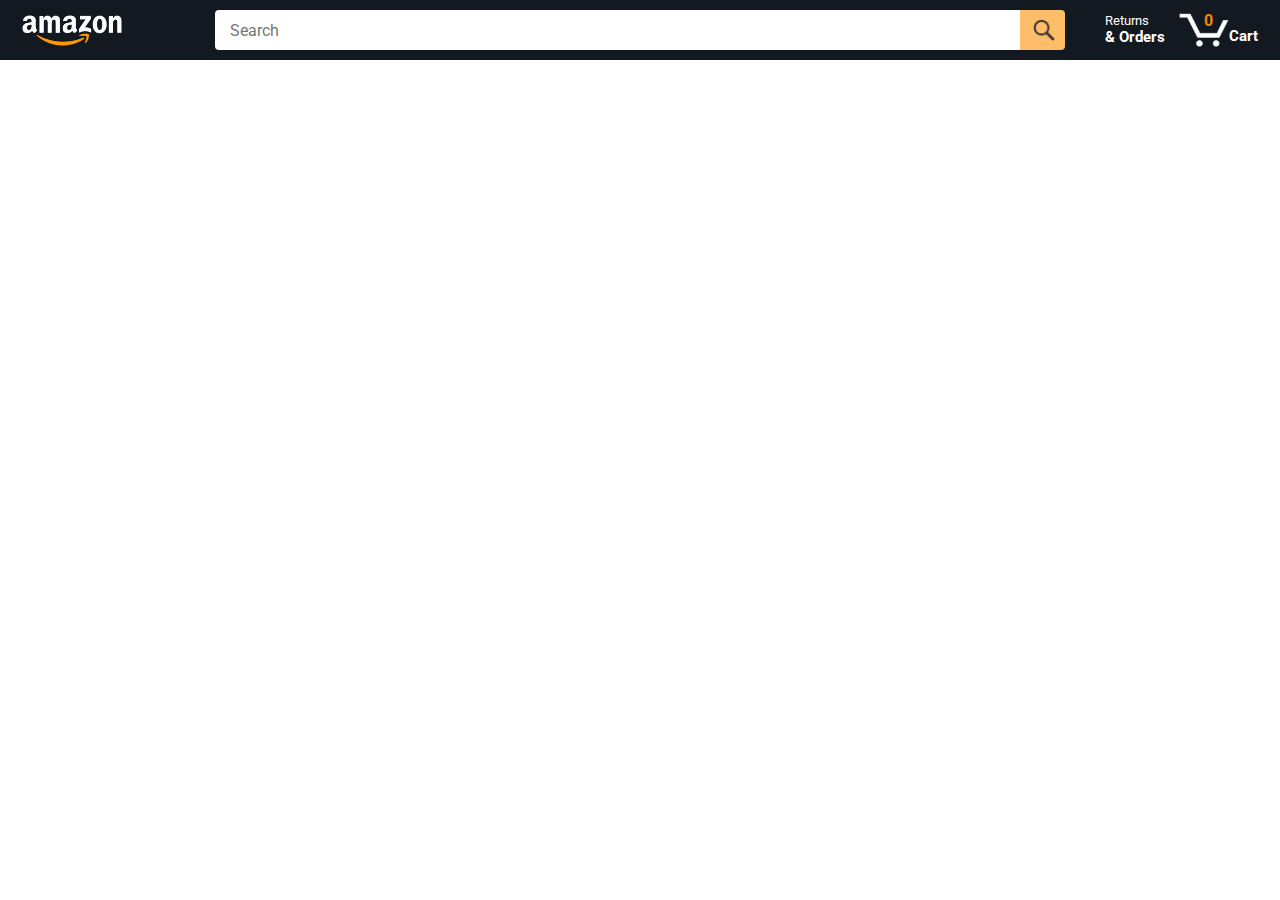
<file: index.html>
<!DOCTYPE html>
<html>
  <head>
    <title>Amazon Project</title>

    <!-- This code is needed for responsive design to work.
      (Responsive design = make the website look good on
      smaller screen sizes like a phone or a tablet). -->
    <meta name="viewport" content="width=device-width, initial-scale=1">

    <!-- Load a font called Roboto from Google Fonts. -->
    <link rel="preconnect" href="https://fonts.googleapis.com">
    <link rel="preconnect" href="https://fonts.gstatic.com" crossorigin>
    <link href="https://fonts.googleapis.com/css2?family=Roboto:wght@400;500;700&display=swap" rel="stylesheet">

    <!-- Here are the CSS files for this page. -->
    <link rel="stylesheet" href="styles/shared/general.css">
    <link rel="stylesheet" href="styles/shared/amazon-header.css">
    <link rel="stylesheet" href="styles/pages/amazon.css">
  </head>
  <body>
    <div class="amazon-header">
      <div class="amazon-header-left-section">
        <a href="/" class="header-link">
          <img class="amazon-logo"
            src="images/amazon-logo-white.png">
          <img class="amazon-mobile-logo"
            src="images/amazon-mobile-logo-white.png">
        </a>
      </div>

      <div class="amazon-header-middle-section">
        <input class="search-bar" type="text" placeholder="Search">

        <button class="search-button">
          <img class="search-icon" src="images/icons/search-icon.png">
        </button>
      </div>

      <div class="amazon-header-right-section">
        <a class="orders-link header-link" href="orders.html">
          <span class="returns-text">Returns</span>
          <span class="orders-text">& Orders</span>
        </a>

        <a class="cart-link header-link" href="checkout.html">
          <img class="cart-icon" src="images/icons/cart-icon.png">
          <div class="cart-quantity js-cart-quantity">0</div>
          <div class="cart-text">Cart</div>
        </a>
      </div>
    </div>
    
    <div class="main">
      <div class="products-grid js-products-grid">
      </div>
    </div>
    <script type="module" src="scripts/amazon.js"></script>
  </body>
</html>
</file>
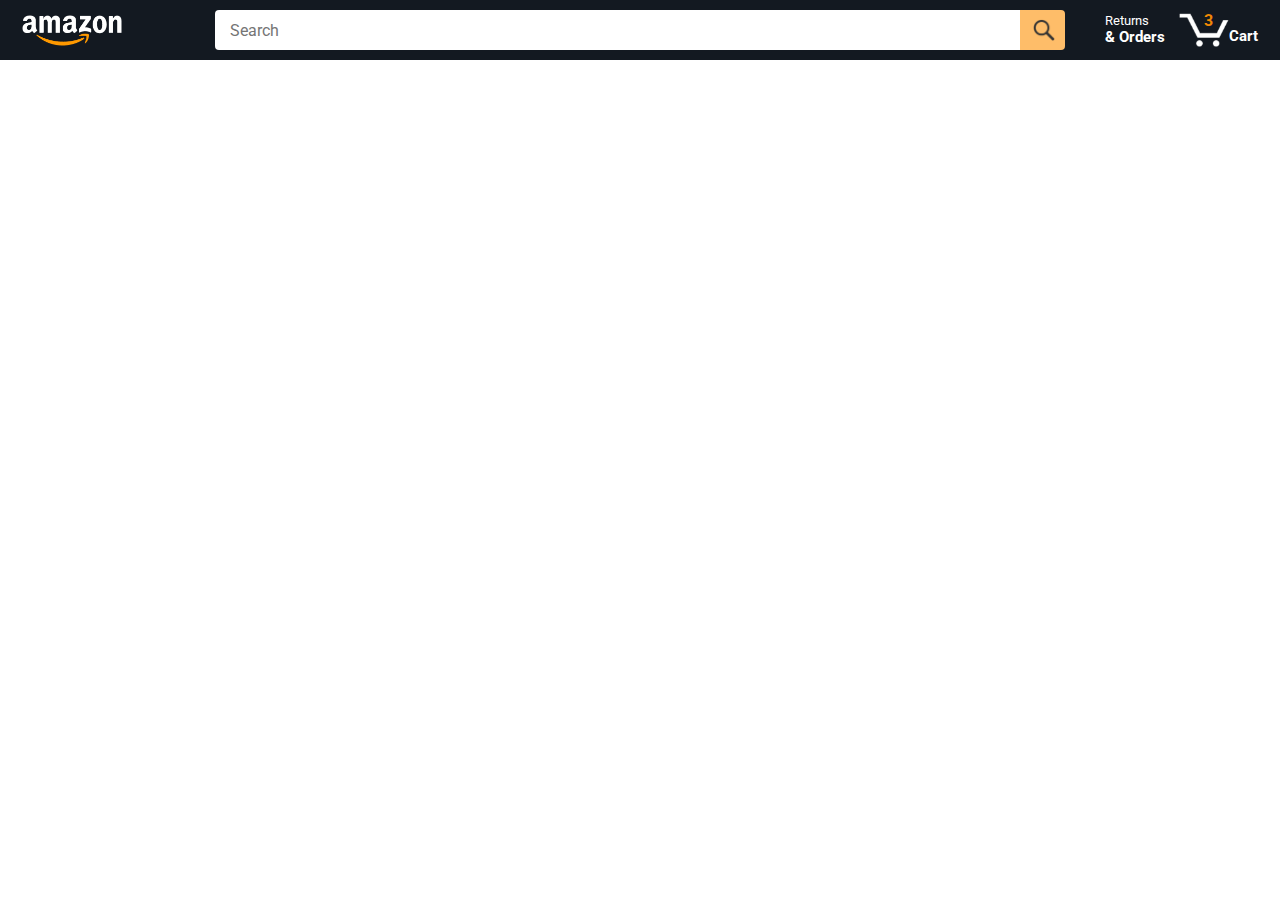
<file: amazon.html>
<!DOCTYPE html>
<html>
  <head>
    <title>Amazon Project</title>

    <!-- This code is needed for responsive design to work.
      (Responsive design = make the website look good on
      smaller screen sizes like a phone or a tablet). -->
    <meta name="viewport" content="width=device-width, initial-scale=1">

    <!-- Load a font called Roboto from Google Fonts. -->
    <link rel="preconnect" href="https://fonts.googleapis.com">
    <link rel="preconnect" href="https://fonts.gstatic.com" crossorigin>
    <link href="https://fonts.googleapis.com/css2?family=Roboto:wght@400;500;700&display=swap" rel="stylesheet">

    <!-- Here are the CSS files for this page. -->
    <link rel="stylesheet" href="styles/shared/general.css">
    <link rel="stylesheet" href="styles/shared/amazon-header.css">
    <link rel="stylesheet" href="styles/pages/amazon.css">
  </head>
  <body>
    <div class="amazon-header">
      <div class="amazon-header-left-section">
        <a href="amazon.html" class="header-link">
          <img class="amazon-logo"
            src="images/amazon-logo-white.png">
          <img class="amazon-mobile-logo"
            src="images/amazon-mobile-logo-white.png">
        </a>
      </div>

      <div class="amazon-header-middle-section">
        <input class="search-bar" type="text" placeholder="Search">

        <button class="search-button">
          <img class="search-icon" src="images/icons/search-icon.png">
        </button>
      </div>

      <div class="amazon-header-right-section">
        <a class="orders-link header-link" href="orders.html">
          <span class="returns-text">Returns</span>
          <span class="orders-text">& Orders</span>
        </a>

        <a class="cart-link header-link" href="checkout.html">
          <img class="cart-icon" src="images/icons/cart-icon.png">
          <div class="cart-quantity">3</div>
          <div class="cart-text">Cart</div>
        </a>
      </div>
    </div>
    
    <div class="main">
      <div class="products-grid js-products-grid">
      </div>
    </div>
    <script src="data/cart.js"></script>
    <script src="data/products.js"></script>
    <script src="scripts/amazon.js"></script>
  </body>
</html>
</file>
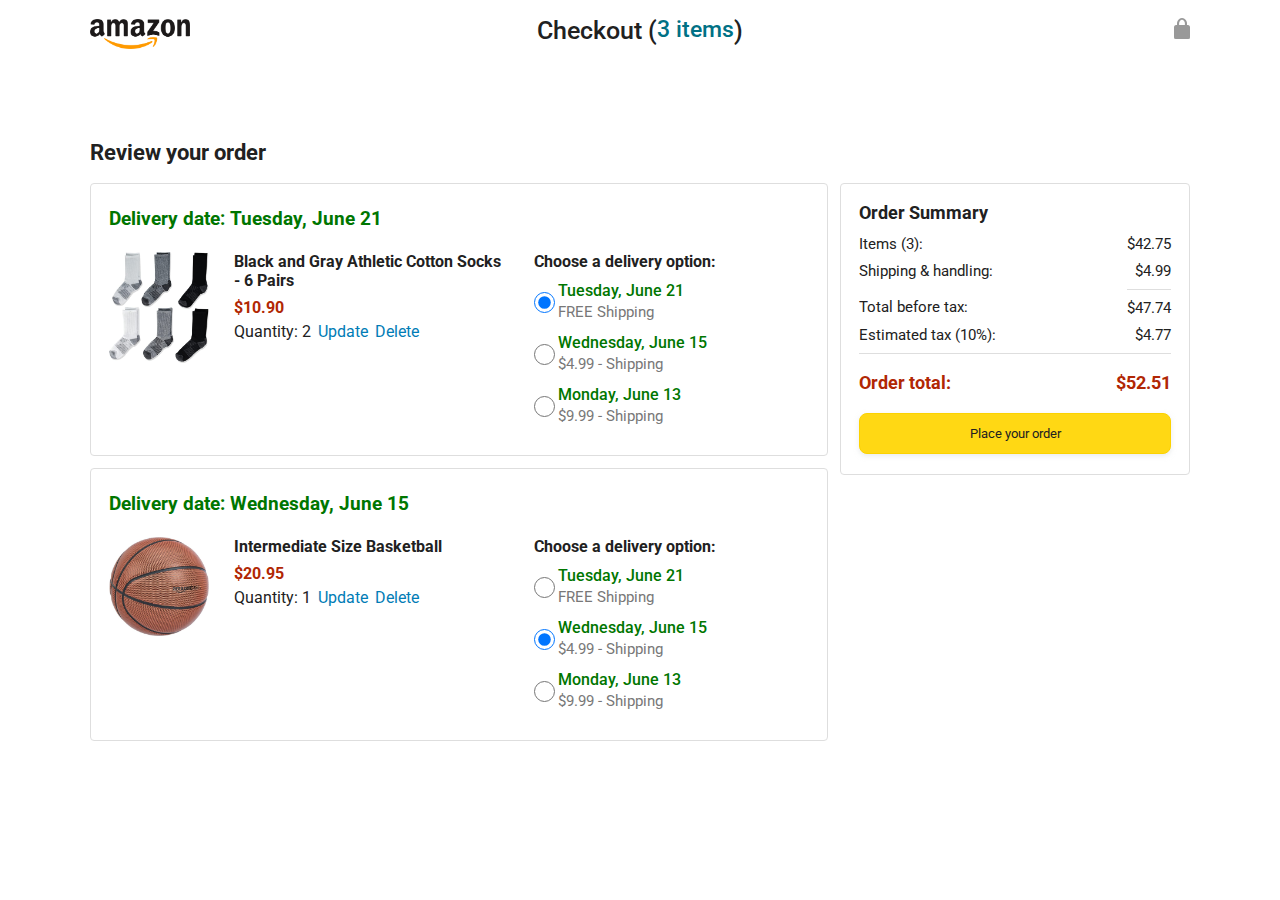
<file: checkout.html>
<!DOCTYPE html>
<html>
  <head>
    <title>Checkout</title>

    <!-- This code is needed for responsive design to work.
      (Responsive design = make the website look good on
      smaller screen sizes like a phone or a tablet). -->
    <meta name="viewport" content="width=device-width, initial-scale=1">

    <!-- Load a font called Roboto from Google Fonts. -->
    <link rel="preconnect" href="https://fonts.googleapis.com">
    <link rel="preconnect" href="https://fonts.gstatic.com" crossorigin>
    <link href="https://fonts.googleapis.com/css2?family=Roboto:wght@400;500;700&display=swap" rel="stylesheet">

    <!-- Here are the CSS files for this page. -->
    <link rel="stylesheet" href="styles/shared/general.css">
    <link rel="stylesheet" href="styles/pages/checkout/checkout-header.css">
    <link rel="stylesheet" href="styles/pages/checkout/checkout.css">
  </head>
  <body>
    <div class="checkout-header">
      <div class="header-content">
        <div class="checkout-header-left-section">
          <a href="amazon.html">
            <img class="amazon-logo" src="images/amazon-logo.png">
            <img class="amazon-mobile-logo" src="images/amazon-mobile-logo.png">
          </a>
        </div>

        <div class="checkout-header-middle-section">
          Checkout (<a class="return-to-home-link"
            href="amazon.html">3 items</a>)
        </div>

        <div class="checkout-header-right-section">
          <img src="images/icons/checkout-lock-icon.png">
        </div>
      </div>
    </div>

    <div class="main">
      <div class="page-title">Review your order</div>

      <div class="checkout-grid">
        <div class="order-summary">
          <div class="cart-item-container">
            <div class="delivery-date">
              Delivery date: Tuesday, June 21
            </div>

            <div class="cart-item-details-grid">
              <img class="product-image"
                src="images/products/athletic-cotton-socks-6-pairs.jpg">

              <div class="cart-item-details">
                <div class="product-name">
                  Black and Gray Athletic Cotton Socks - 6 Pairs
                </div>
                <div class="product-price">
                  $10.90
                </div>
                <div class="product-quantity">
                  <span>
                    Quantity: <span class="quantity-label">2</span>
                  </span>
                  <span class="update-quantity-link link-primary">
                    Update
                  </span>
                  <span class="delete-quantity-link link-primary">
                    Delete
                  </span>
                </div>
              </div>

              <div class="delivery-options">
                <div class="delivery-options-title">
                  Choose a delivery option:
                </div>
                <div class="delivery-option">
                  <input type="radio" checked
                    class="delivery-option-input"
                    name="delivery-option-1">
                  <div>
                    <div class="delivery-option-date">
                      Tuesday, June 21
                    </div>
                    <div class="delivery-option-price">
                      FREE Shipping
                    </div>
                  </div>
                </div>
                <div class="delivery-option">
                  <input type="radio"
                    class="delivery-option-input"
                    name="delivery-option-1">
                  <div>
                    <div class="delivery-option-date">
                      Wednesday, June 15
                    </div>
                    <div class="delivery-option-price">
                      $4.99 - Shipping
                    </div>
                  </div>
                </div>
                <div class="delivery-option">
                  <input type="radio"
                    class="delivery-option-input"
                    name="delivery-option-1">
                  <div>
                    <div class="delivery-option-date">
                      Monday, June 13
                    </div>
                    <div class="delivery-option-price">
                      $9.99 - Shipping
                    </div>
                  </div>
                </div>
              </div>
            </div>
          </div>

          <div class="cart-item-container">
            <div class="delivery-date">
              Delivery date: Wednesday, June 15
            </div>

            <div class="cart-item-details-grid">
              <img class="product-image"
                src="images/products/intermediate-composite-basketball.jpg">

              <div class="cart-item-details">
                <div class="product-name">
                  Intermediate Size Basketball
                </div>
                <div class="product-price">
                  $20.95
                </div>
                <div class="product-quantity">
                  <span>
                    Quantity: <span class="quantity-label">1</span>
                  </span>
                  <span class="update-quantity-link link-primary">
                    Update
                  </span>
                  <span class="delete-quantity-link link-primary">
                    Delete
                  </span>
                </div>
              </div>

              <div class="delivery-options">
                <div class="delivery-options-title">
                  Choose a delivery option:
                </div>

                <div class="delivery-option">
                  <input type="radio" class="delivery-option-input"
                    name="delivery-option-2">
                  <div>
                    <div class="delivery-option-date">
                      Tuesday, June 21
                    </div>
                    <div class="delivery-option-price">
                      FREE Shipping
                    </div>
                  </div>
                </div>
                <div class="delivery-option">
                  <input type="radio" checked class="delivery-option-input"
                    name="delivery-option-2">
                  <div>
                    <div class="delivery-option-date">
                      Wednesday, June 15
                    </div>
                    <div class="delivery-option-price">
                      $4.99 - Shipping
                    </div>
                  </div>
                </div>
                <div class="delivery-option">
                  <input type="radio" class="delivery-option-input"
                    name="delivery-option-2">
                  <div>
                    <div class="delivery-option-date">
                      Monday, June 13
                    </div>
                    <div class="delivery-option-price">
                      $9.99 - Shipping
                    </div>
                  </div>
                </div>
              </div>
            </div>
          </div>
        </div>

        <div class="payment-summary">
          <div class="payment-summary-title">
            Order Summary
          </div>

          <div class="payment-summary-row">
            <div>Items (3):</div>
            <div class="payment-summary-money">$42.75</div>
          </div>

          <div class="payment-summary-row">
            <div>Shipping &amp; handling:</div>
            <div class="payment-summary-money">$4.99</div>
          </div>

          <div class="payment-summary-row subtotal-row">
            <div>Total before tax:</div>
            <div class="payment-summary-money">$47.74</div>
          </div>

          <div class="payment-summary-row">
            <div>Estimated tax (10%):</div>
            <div class="payment-summary-money">$4.77</div>
          </div>

          <div class="payment-summary-row total-row">
            <div>Order total:</div>
            <div class="payment-summary-money">$52.51</div>
          </div>

          <button class="place-order-button button-primary">
            Place your order
          </button>
        </div>
      </div>
    </div>
  </body>
</html>
</file>
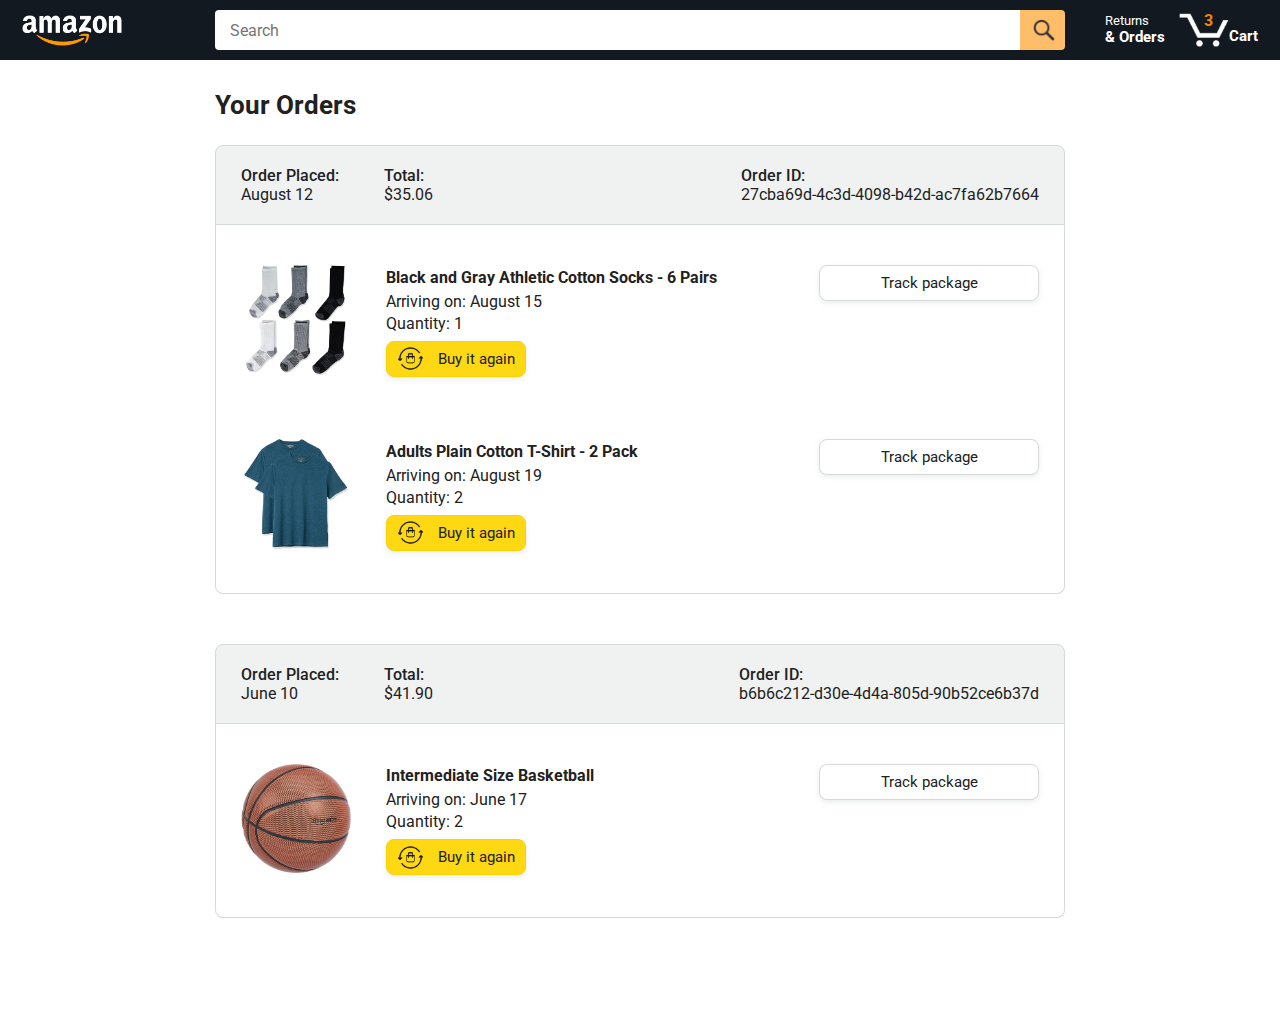
<file: orders.html>
<!DOCTYPE html>
<html>
  <head>
    <title>Orders</title>

    <!-- This code is needed for responsive design to work.
      (Responsive design = make the website look good on
      smaller screen sizes like a phone or a tablet). -->
    <meta name="viewport" content="width=device-width, initial-scale=1">

    <!-- Load a font called Roboto from Google Fonts. -->
    <link rel="preconnect" href="https://fonts.googleapis.com">
    <link rel="preconnect" href="https://fonts.gstatic.com" crossorigin>
    <link href="https://fonts.googleapis.com/css2?family=Roboto:wght@400;500;700&display=swap" rel="stylesheet">

    <!-- Here are the CSS files for this page. -->
    <link rel="stylesheet" href="styles/shared/general.css">
    <link rel="stylesheet" href="styles/shared/amazon-header.css">
    <link rel="stylesheet" href="styles/pages/orders.css">
  </head>
  <body>
    <div class="amazon-header">
      <div class="amazon-header-left-section">
        <a href="amazon.html" class="header-link">
          <img class="amazon-logo"
            src="images/amazon-logo-white.png">
          <img class="amazon-mobile-logo"
            src="images/amazon-mobile-logo-white.png">
        </a>
      </div>

      <div class="amazon-header-middle-section">
        <input class="search-bar" type="text" placeholder="Search">

        <button class="search-button">
          <img class="search-icon" src="images/icons/search-icon.png">
        </button>
      </div>

      <div class="amazon-header-right-section">
        <a class="orders-link header-link" href="orders.html">
          <span class="returns-text">Returns</span>
          <span class="orders-text">& Orders</span>
        </a>

        <a class="cart-link header-link" href="checkout.html">
          <img class="cart-icon" src="images/icons/cart-icon.png">
          <div class="cart-quantity">3</div>
          <div class="cart-text">Cart</div>
        </a>
      </div>
    </div>

    <div class="main">
      <div class="page-title">Your Orders</div>

      <div class="orders-grid">
        <div class="order-container">
          
          <div class="order-header">
            <div class="order-header-left-section">
              <div class="order-date">
                <div class="order-header-label">Order Placed:</div>
                <div>August 12</div>
              </div>
              <div class="order-total">
                <div class="order-header-label">Total:</div>
                <div>$35.06</div>
              </div>
            </div>

            <div class="order-header-right-section">
              <div class="order-header-label">Order ID:</div>
              <div>27cba69d-4c3d-4098-b42d-ac7fa62b7664</div>
            </div>
          </div>

          <div class="order-details-grid">
            <div class="product-image-container">
              <img src="images/products/athletic-cotton-socks-6-pairs.jpg">
            </div>

            <div class="product-details">
              <div class="product-name">
                Black and Gray Athletic Cotton Socks - 6 Pairs
              </div>
              <div class="product-delivery-date">
                Arriving on: August 15
              </div>
              <div class="product-quantity">
                Quantity: 1
              </div>
              <button class="buy-again-button button-primary">
                <img class="buy-again-icon" src="images/icons/buy-again.png">
                <span class="buy-again-message">Buy it again</span>
              </button>
            </div>

            <div class="product-actions">
              <a href="tracking.html">
                <button class="track-package-button button-secondary">
                  Track package
                </button>
              </a>
            </div>

            <div class="product-image-container">
              <img src="images/products/adults-plain-cotton-tshirt-2-pack-teal.jpg">
            </div>

            <div class="product-details">
              <div class="product-name">
                Adults Plain Cotton T-Shirt - 2 Pack
              </div>
              <div class="product-delivery-date">
                Arriving on: August 19
              </div>
              <div class="product-quantity">
                Quantity: 2
              </div>
              <button class="buy-again-button button-primary">
                <img class="buy-again-icon" src="images/icons/buy-again.png">
                <span class="buy-again-message">Buy it again</span>
              </button>
            </div>

            <div class="product-actions">
              <a href="tracking.html">
                <button class="track-package-button button-secondary">
                  Track package
                </button>
              </a>
            </div>
          </div>
        </div>

        <div class="order-container">

          <div class="order-header">
            <div class="order-header-left-section">
              <div class="order-date">
                <div class="order-header-label">Order Placed:</div>
                <div>June 10</div>
              </div>
              <div class="order-total">
                <div class="order-header-label">Total:</div>
                <div>$41.90</div>
              </div>
            </div>

            <div class="order-header-right-section">
              <div class="order-header-label">Order ID:</div>
              <div>b6b6c212-d30e-4d4a-805d-90b52ce6b37d</div>
            </div>
          </div>

          <div class="order-details-grid">
            <div class="product-image-container">
              <img src="images/products/intermediate-composite-basketball.jpg">
            </div>

            <div class="product-details">
              <div class="product-name">
                Intermediate Size Basketball
              </div>
              <div class="product-delivery-date">
                Arriving on: June 17
              </div>
              <div class="product-quantity">
                Quantity: 2
              </div>
              <button class="buy-again-button button-primary">
                <img class="buy-again-icon" src="images/icons/buy-again.png">
                <span class="buy-again-message">Buy it again</span>
              </button>
            </div>

            <div class="product-actions">
              <a href="tracking.html">
                <button class="track-package-button button-secondary">
                  Track package
                </button>
              </a>
            </div>
          </div>
        </div>
      </div>
    </div>
  </body>
</html>
</file>
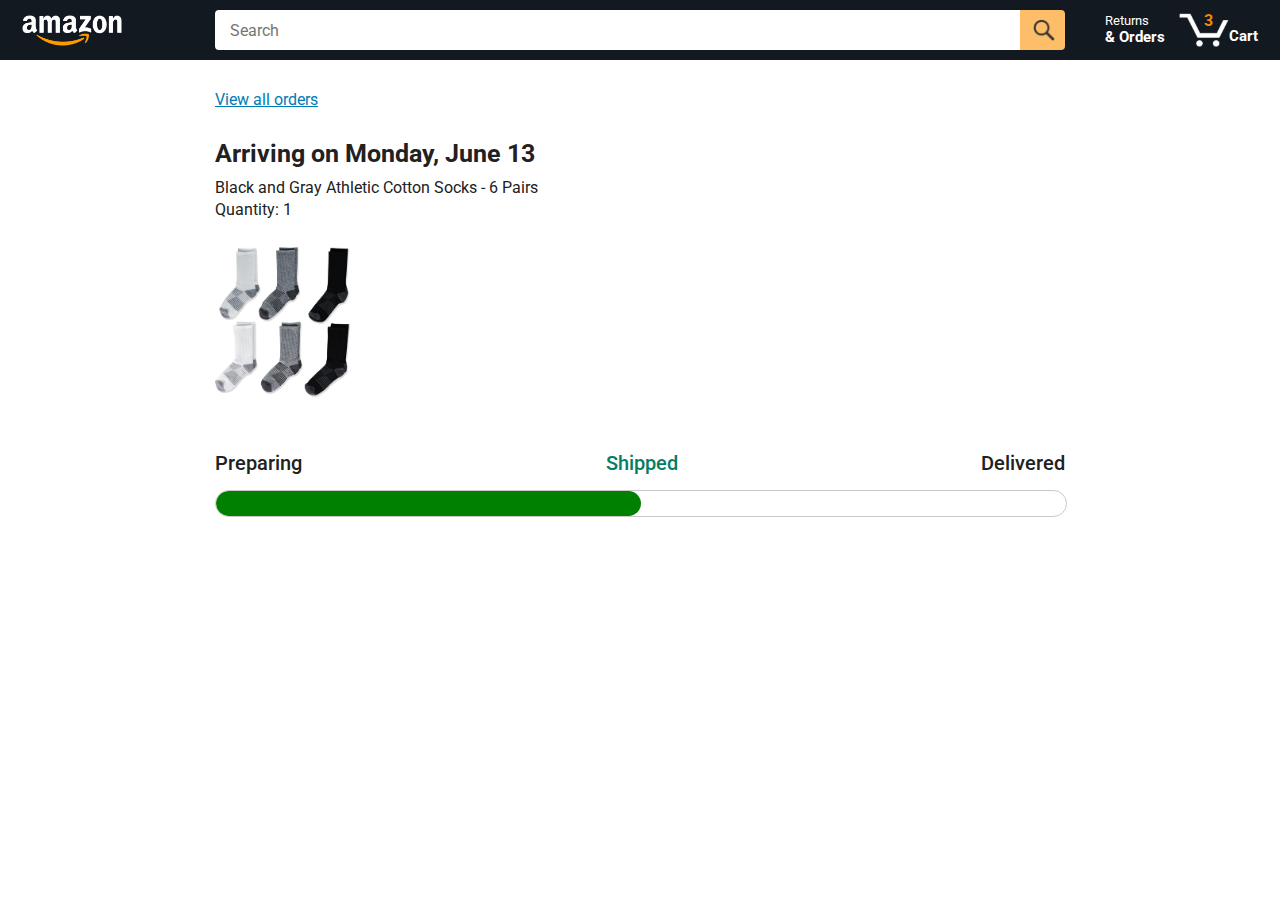
<file: tracking.html>
<!DOCTYPE html>
<html>
  <head>
    <title>Tracking</title>

    <!-- This code is needed for responsive design to work.
      (Responsive design = make the website look good on
      smaller screen sizes like a phone or a tablet). -->
    <meta name="viewport" content="width=device-width, initial-scale=1">

    <!-- Load a font called Roboto from Google Fonts. -->
    <link rel="preconnect" href="https://fonts.googleapis.com">
    <link rel="preconnect" href="https://fonts.gstatic.com" crossorigin>
    <link href="https://fonts.googleapis.com/css2?family=Roboto:wght@400;500;700&display=swap" rel="stylesheet">

    <!-- Here are the CSS files for this page. -->
    <link rel="stylesheet" href="styles/shared/general.css">
    <link rel="stylesheet" href="styles/shared/amazon-header.css">
    <link rel="stylesheet" href="styles/pages/tracking.css">
  </head>
  <body>
    <div class="amazon-header">
      <div class="amazon-header-left-section">
        <a href="amazon.html" class="header-link">
          <img class="amazon-logo"
            src="images/amazon-logo-white.png">
          <img class="amazon-mobile-logo"
            src="images/amazon-mobile-logo-white.png">
        </a>
      </div>

      <div class="amazon-header-middle-section">
        <input class="search-bar" type="text" placeholder="Search">

        <button class="search-button">
          <img class="search-icon" src="images/icons/search-icon.png">
        </button>
      </div>

      <div class="amazon-header-right-section">
        <a class="orders-link header-link" href="orders.html">
          <span class="returns-text">Returns</span>
          <span class="orders-text">& Orders</span>
        </a>

        <a class="cart-link header-link" href="checkout.html">
          <img class="cart-icon" src="images/icons/cart-icon.png">
          <div class="cart-quantity">3</div>
          <div class="cart-text">Cart</div>
        </a>
      </div>
    </div>

    <div class="main">
      <div class="order-tracking">
        <a class="back-to-orders-link link-primary" href="orders.html">
          View all orders
        </a>

        <div class="delivery-date">
          Arriving on Monday, June 13
        </div>

        <div class="product-info">
          Black and Gray Athletic Cotton Socks - 6 Pairs
        </div>

        <div class="product-info">
          Quantity: 1
        </div>

        <img class="product-image" src="images/products/athletic-cotton-socks-6-pairs.jpg">

        <div class="progress-labels-container">
          <div class="progress-label">
            Preparing
          </div>
          <div class="progress-label current-status">
            Shipped
          </div>
          <div class="progress-label">
            Delivered
          </div>
        </div>

        <div class="progress-bar-container">
          <div class="progress-bar"></div>
        </div>
      </div>
    </div>
  </body>
</html>
</file>
<file: styles/shared/general.css>
body {
  font-family: Roboto, Arial;
  color: rgb(33, 33, 33);
  /* The <body> element has a default margin of 8px
     on all sides. This removes the default margins. */
  margin: 0;
}

/* <p> elements have a default margin on the top
   and bottom. This removes the default margins. */
p {
  margin: 0;
}

button {
  cursor: pointer;
}

select {
  cursor: pointer;
}

input, select, button {
  font-family: Roboto, Arial;
}

.button-primary {
  color: rgb(33, 33, 33);
  background-color: rgb(255, 216, 20);
  border: 1px solid rgb(252, 210, 0);
  border-radius: 8px;
  cursor: pointer;
  box-shadow: 0 2px 5px rgba(213, 217, 217, 0.5);
}

.button-primary:hover {
  background-color: rgb(247, 202, 0);
  border: 1px solid rgb(242, 194, 0);
}

.button-primary:active {
  background: rgb(255, 216, 20);
  border-color: rgb(252, 210, 0);
  box-shadow: none;
}

.button-secondary {
  color: rgb(33, 33, 33);
  background: white;
  border: 1px solid rgb(213, 217, 217);
  border-radius: 8px;
  cursor: pointer;
  box-shadow: 0 2px 5px rgba(213, 217, 217, 0.5);
}

.button-secondary:hover {
  background-color: rgb(247, 250, 250);
}

.button-secondary:active {
  background-color: rgb(237, 253, 255);
  box-shadow: none;
}

/* These styles will limit text to 2 lines. Anything
   beyond 2 lines will be replaced with "..."
   You can find this code by using an A.I. tool or by
   searching in Google.
   https://css-tricks.com/almanac/properties/l/line-clamp/ */
.limit-text-to-2-lines {
  display: -webkit-box;
  -webkit-line-clamp: 2;
  -webkit-box-orient: vertical;
  overflow: hidden;
}

.link-primary {
  color: rgb(1, 124, 182);
  cursor: pointer;
}

.link-primary:hover {
  color: rgb(196, 80, 0);
}

/* Styles for dropdown selectors. */
select {
  color: rgb(33, 33, 33);
  background-color: rgb(240, 240, 240);
  border: 1px solid rgb(213, 217, 217);
  border-radius: 8px;
  padding: 3px 5px;
  font-size: 15px;
  cursor: pointer;
  box-shadow: 0 2px 5px rgba(213, 217, 217, 0.5);
}

select:focus,
input:focus {
  outline: 2px solid rgb(255, 153, 0);
}
</file>
<file: styles/shared/amazon-header.css>
.amazon-header {
  background-color: rgb(19, 25, 33);
  color: white;
  padding-left: 15px;
  padding-right: 15px;

  display: flex;
  align-items: center;
  justify-content: space-between;

  position: fixed;
  top: 0;
  left: 0;
  right: 0;
  height: 60px;
}

.amazon-header-left-section {
  width: 180px;
}

@media (max-width: 800px) {
  .amazon-header-left-section {
    width: unset;
  }
}

.header-link {
  display: inline-block;
  padding: 6px;
  border-radius: 2px;
  cursor: pointer;
  text-decoration: none;
  border: 1px solid rgba(0, 0, 0, 0);
}

.header-link:hover {
  border: 1px solid white;
}

.amazon-logo {
  width: 100px;
  margin-top: 5px;
}

.amazon-mobile-logo {
  display: none;
}

@media (max-width: 575px) {
  .amazon-logo {
    display: none;
  }

  .amazon-mobile-logo {
    display: block;
    height: 35px;
    margin-top: 5px;
  }
}

.amazon-header-middle-section {
  flex: 1;
  max-width: 850px;
  margin-left: 10px;
  margin-right: 10px;
  display: flex;
}

.search-bar {
  flex: 1;
  width: 0;
  font-size: 16px;
  height: 38px;
  padding-left: 15px;
  border: none;
  border-top-left-radius: 4px;
  border-bottom-left-radius: 4px;
  border-top-right-radius: 0;
  border-bottom-right-radius: 0;
}

.search-button {
  background-color: rgb(254, 189, 105);
  border: none;
  width: 45px;
  height: 40px;
  border-top-right-radius: 4px;
  border-bottom-right-radius: 4px;
  flex-shrink: 0;
}

.search-icon {
  height: 22px;
  margin-left: 2px;
  margin-top: 3px;
}

.amazon-header-right-section {
  width: 180px;
  flex-shrink: 0;
  display: flex;
  justify-content: end;
}

.orders-link {
  color: white;
}

.returns-text {
  display: block;
  font-size: 13px;
}

.orders-text {
  display: block;
  font-size: 15px;
  font-weight: 700;
}

.cart-link {
  color: white;
  display: flex;
  align-items: center;
  position: relative;
}

.cart-icon {
  width: 50px;
}

.cart-text {
  margin-top: 12px;
  font-size: 15px;
  font-weight: 700;
}

.cart-quantity {
  color: rgb(240, 136, 4);
  font-size: 16px;
  font-weight: 700;

  position: absolute;
  top: 4px;
  left: 22px;
  
  width: 26px;
  text-align: center;
}
</file>
<file: styles/pages/amazon.css>
.main {
  margin-top: 60px;
}

.products-grid {
  display: grid;

  /* - In CSS Grid, 1fr means a column will take up the
       remaining space in the grid.
     - If we write 1fr 1fr ... 1fr; 8 times, this will
       divide the grid into 8 columns, each taking up an
       equal amount of the space.
     - repeat(8, 1fr); is a shortcut for repeating "1fr"
       8 times (instead of typing out "1fr" 8 times).
       repeat(...) is a special property that works with
       display: grid; */
  grid-template-columns: repeat(8, 1fr);
}

/* @media is used to create responsive design (making the
   website look good on any screen size). This @media
   means when the screen width is 2000px or less, we
   will divide the grid into 7 columns instead of 8. */
@media (max-width: 2000px) {
  .products-grid {
    grid-template-columns: repeat(7, 1fr);
  }
}

/* This @media means when the screen width is 1600px or
   less, we will divide the grid into 6 columns. */
@media (max-width: 1600px) {
  .products-grid {
    grid-template-columns: repeat(6, 1fr);
  }
}

@media (max-width: 1300px) {
  .products-grid {
    grid-template-columns: repeat(5, 1fr);
  }
}

@media (max-width: 1000px) {
  .products-grid {
    grid-template-columns: repeat(4, 1fr);
  }
}

@media (max-width: 800px) {
  .products-grid {
    grid-template-columns: repeat(3, 1fr);
  }
}

@media (max-width: 575px) {
  .products-grid {
    grid-template-columns: repeat(2, 1fr);
  }
}

@media (max-width: 450px) {
  .products-grid {
    grid-template-columns: 1fr;
  }
}

.product-container {
  padding-top: 40px;
  padding-bottom: 25px;
  padding-left: 25px;
  padding-right: 25px;

  border-right: 1px solid rgb(231, 231, 231);
  border-bottom: 1px solid rgb(231, 231, 231);

  display: flex;
  flex-direction: column;
}

.product-image-container {
  display: flex;
  justify-content: center;
  align-items: center;

  height: 180px;
  margin-bottom: 20px;
}

.product-image {
  /* Images will overflow their container by default. To
    prevent this, we set max-width and max-height to 100%
    so they stay inside their container. */
  max-width: 100%;
  max-height: 100%;
}

.product-name {
  height: 40px;
  margin-bottom: 5px;
}

.product-rating-container {
  display: flex;
  align-items: center;
  margin-bottom: 10px;
}

.product-rating-stars {
  width: 100px;
  margin-right: 6px;
}

.product-rating-count {
  color: rgb(1, 124, 182);
  cursor: pointer;
  margin-top: 3px;
}

.product-price {
  font-weight: 700;
  margin-bottom: 10px;
}

.product-quantity-container {
  margin-bottom: 17px;
}

.product-spacer {
  flex: 1;
}

.added-to-cart {
  color: rgb(6, 125, 98);
  font-size: 16px;

  display: flex;
  align-items: center;
  margin-bottom: 8px;

  /* At first, the "Added to cart" message will
     be invisible. Use JavaScript to change the
     opacity and make it visible. */
  opacity: 0;
}

.added-to-cart img {
  height: 20px;
  margin-right: 5px;
}

.add-to-cart-button {
  width: 100%;
  padding: 8px;
  border-radius: 50px;
}
</file>
<file: styles/pages/checkout/checkout-header.css>
.checkout-header {
  height: 60px;
  padding-left: 30px;
  padding-right: 30px;
  background-color: white;

  display: flex;
  justify-content: center;

  position: fixed;
  top: 0;
  left: 0;
  right: 0;
  z-index: 1000;
}

.header-content {
  width: 100%;
  max-width: 1100px;

  display: flex;
  align-items: center;
}

.checkout-header-left-section {
  width: 150px;
}

.amazon-logo {
  width: 100px;
  margin-top: 12px;
}

.amazon-mobile-logo {
  display: none;
}

/* @media is used to create responsive design (making the
   website look good on any screen size). This @media
   means when the screen width is 575px or less, different
   styles (inside the {...}) will be applied. */
@media (max-width: 575px) {
  .checkout-header-left-section {
    width: auto;
  }

  .amazon-logo {
    display: none;
  }

  .amazon-mobile-logo {
    display: inline-block;
    height: 35px;
    margin-top: 5px;
  }
}

.checkout-header-middle-section {
  flex: 1;
  flex-shrink: 0;
  text-align: center;

  font-size: 25px;
  font-weight: 500;

  display: flex;
  justify-content: center;
}

.return-to-home-link {
  color: rgb(0, 113, 133);
  font-size: 23px;
  text-decoration: none;
  cursor: pointer;
}

@media (max-width: 1000px) {
  .checkout-header-middle-section {
    font-size: 20px;
    margin-right: 60px;
  }

  .return-to-home-link {
    font-size: 18px;
  }
}

@media (max-width: 575px) {
  .checkout-header-middle-section {
    margin-right: 5px;
  }
}

.checkout-header-right-section {
  text-align: right;
  width: 150px;
}

@media (max-width: 1000px) {
  .checkout-header-right-section {
    width: auto;
  }
}
</file>
<file: styles/pages/checkout/checkout.css>
.main {
  max-width: 1100px;
  padding-left: 30px;
  padding-right: 30px;

  margin-top: 140px;
  margin-bottom: 100px;

  /* margin-left: auto;
     margin-right auto;
     Is a trick for centering an element horizontally
     without needing a container. */
  margin-left: auto;
  margin-right: auto;
}

.page-title {
  font-weight: 700;
  font-size: 22px;
  margin-bottom: 18px;
}

.checkout-grid {
  display: grid;
  /* Here, 1fr means the first column will take
     up the remaining space in the grid. */
  grid-template-columns: 1fr 350px;
  column-gap: 12px;

  /* Use align-items: start; to prevent the elements
     in the grid from stretching vertically. */
  align-items: start;
}

@media (max-width: 1000px) {
  .main {
    max-width: 500px;
  }

  .checkout-grid {
    grid-template-columns: 1fr;
  }
}

.cart-item-container,
.payment-summary {
  border: 1px solid rgb(222, 222, 222);
  border-radius: 4px;
  padding: 18px;
}

.cart-item-container {
  margin-bottom: 12px;
}

.payment-summary {
  padding-bottom: 5px;
}

@media (max-width: 1000px) {
  .payment-summary {
    /* grid-row: 1 means this element will be placed into row
      1 in the grid. (Normally, the row that an element is
      placed in is determined by the order of the elements in
      the HTML. grid-row overrides this default ordering). */
    grid-row: 1;
    margin-bottom: 12px;
  }
}

.delivery-date {
  color: rgb(0, 118, 0);
  font-weight: 700;
  font-size: 19px;
  margin-top: 5px;
  margin-bottom: 22px;
}

.cart-item-details-grid {
  display: grid;
  /* 100px 1fr 1fr; means the 2nd and 3rd column will
     take up half the remaining space in the grid
     (they will divide up the remaining space evenly). */
  grid-template-columns: 100px 1fr 1fr;
  column-gap: 25px;
}

@media (max-width: 1000px) {
  .cart-item-details-grid {
    grid-template-columns: 100px 1fr;
    row-gap: 30px;
  }
}

.product-image {
  max-width: 100%;
  max-height: 120px;

  /* margin-left: auto;
     margin-right auto;
     Is a trick for centering an element horizontally
     without needing a container. */
  margin-left: auto;
  margin-right: auto;
}

.product-name {
  font-weight: 700;
  margin-bottom: 8px;
}

.product-price {
  color: rgb(177, 39, 4);
  font-weight: 700;
  margin-bottom: 5px;
}

.product-quantity .link-primary {
  margin-left: 3px;
}

@media (max-width: 1000px) {
  .delivery-options {
    /* grid-column: 1 means this element will be placed
       in column 1 in the grid. (Normally, the column that
       an element is placed in is determined by the order
       of the elements in the HTML. grid-column overrides
       this default ordering).
       
       / span 2 means this element will take up 2 columns
       in the grid (Normally, each element takes up 1
       column in the grid). */
    grid-column: 1 / span 2;
  }
}

.delivery-options-title {
  font-weight: 700;
  margin-bottom: 10px;
}

.delivery-option {
  display: grid;
  grid-template-columns: 24px 1fr;
  margin-bottom: 12px;
  cursor: pointer;
}

.delivery-option-input {
  margin-left: 0px;
  cursor: pointer;
}

.delivery-option-date {
  color: rgb(0, 118, 0);
  font-weight: 500;
  margin-bottom: 3px;
}

.delivery-option-price {
  color: rgb(120, 120, 120);
  font-size: 15px;
}

.payment-summary-title {
  font-weight: 700;
  font-size: 18px;
  margin-bottom: 12px;
}

.payment-summary-row {
  display: grid;
  /* 1fr auto; means the width of the 2nd column will be
     determined by the elements inside the column (auto).
     The 1st column will take up the remaining space. */
  grid-template-columns: 1fr auto;

  font-size: 15px;
  margin-bottom: 9px;
}

.payment-summary-money {
  text-align: right;
}

.subtotal-row .payment-summary-money {
  border-top: 1px solid rgb(222, 222, 222);
}

.subtotal-row div {
  padding-top: 9px;
}

.total-row {
  color: rgb(177, 39, 4);
  font-weight: 700;
  font-size: 18px;

  border-top: 1px solid rgb(222, 222, 222);
  padding-top: 18px;
}

.place-order-button {
  width: 100%;
  padding-top: 12px;
  padding-bottom: 12px;
  border-radius: 8px;

  margin-top: 11px;
  margin-bottom: 15px;
}
</file>
<file: styles/pages/orders.css>
.main {
  max-width: 850px;
  margin-top: 90px;
  margin-bottom: 100px;
  padding-left: 20px;
  padding-right: 20px;

  /* margin-left: auto;
     margin-right auto;
     Is a trick for centering an element horizontally
     without needing a container. */
  margin-left: auto;
  margin-right: auto;
}

.page-title {
  font-weight: 700;
  font-size: 26px;
  margin-bottom: 25px;
}

.orders-grid {
  display: grid;
  grid-template-columns: 1fr;
  row-gap: 50px;
}

.order-header {
  background-color: rgb(240, 242, 242);
  border: 1px solid rgb(213, 217, 217);

  display: flex;
  align-items: center;
  justify-content: space-between;

  padding: 20px 25px;
  border-top-left-radius: 8px;
  border-top-right-radius: 8px;
}

.order-header-left-section {
  display: flex;
  flex-shrink: 0;
}

.order-header-label {
  font-weight: 500;
}

.order-date,
.order-total {
  margin-right: 45px;
}

.order-header-right-section {
  flex-shrink: 1;
}

@media (max-width: 575px) {
  .order-header {
    flex-direction: column;
    align-items: start;
    line-height: 23px;
    padding: 15px;
  }

  .order-header-left-section {
    flex-direction: column;
  }

  .order-header-label {
    margin-right: 5px;
  }

  .order-date,
  .order-total {
    display: grid;
    grid-template-columns: auto 1fr;
    margin-right: 0;
  }

  .order-header-right-section {
    display: grid;
    grid-template-columns: auto 1fr;
  }
}

.order-details-grid {
  padding: 40px 25px;
  border: 1px solid rgb(213, 217, 217);
  border-top: none;
  border-bottom-left-radius: 8px;
  border-bottom-right-radius: 8px;

  display: grid;
  grid-template-columns: 110px 1fr 220px;
  column-gap: 35px;
  row-gap: 60px;
  align-items: center;
}

@media (max-width: 800px) {
  .order-details-grid {
    grid-template-columns: 110px 1fr;
    row-gap: 0;
    padding-bottom: 8px;
  }
}

@media (max-width: 450px) {
  .order-details-grid {
    grid-template-columns: 1fr;
  }
}

.product-image-container {
  text-align: center;
}

.product-image-container img {
  max-width: 110px;
  max-height: 110px;
}

.product-name {
  font-weight: 700;
  margin-bottom: 5px;
}

.product-delivery-date {
  margin-bottom: 3px;
}

.product-quantity {
  margin-bottom: 8px;
}

.buy-again-button {
  font-size: 15px;
  width: 140px;
  height: 36px;
  border-radius: 8px;

  display: flex;
  align-items: center;
  justify-content: center;
}

.buy-again-icon {
  width: 25px;
  margin-right: 15px;
}

.product-actions {
  align-self: start;
}

.track-package-button {
  width: 100%;
  font-size: 15px;
  padding: 8px;
}

@media (max-width: 800px) {
  .buy-again-button {
    margin-bottom: 10px;
  }

  .product-actions {
    /* grid-column: 2 means this element will be placed
       in column 2 in the grid. (Normally, the column that
       an element is placed in is determined by the order
       of the elements in the HTML. grid-column overrides
       this default ordering). */
    grid-column: 2;
    margin-bottom: 30px;
  }

  .track-package-button {
    width: 140px;
  }
}

@media (max-width: 450px) {
  .product-image-container {
    text-align: center;
    margin-bottom: 25px;
  }

  .product-image-container img {
    max-width: 150px;
    max-height: 150px;
  }

  .product-name {
    margin-bottom: 10px;
  }

  .product-quantity {
    margin-bottom: 15px;
  }

  .buy-again-button {
    width: 100%;
    margin-bottom: 15px;
  }

  .product-actions {
    /* grid-column: auto; undos grid-column: 2; from above.
       This element will now be placed in its normal column
       in the grid. */
    grid-column: auto;
    margin-bottom: 70px;
  }

  .track-package-button {
    width: 100%;
    padding: 12px;
  }
}
</file>
<file: styles/pages/tracking.css>
.main {
  max-width: 850px;
  margin-top: 90px;
  margin-bottom: 100px;
  padding-left: 30px;
  padding-right: 30px;

  /* margin-left: auto;
     margin-right auto;
     Is a trick for centering an element horizontally
     without needing a container. */
  margin-left: auto;
  margin-right: auto;
}

.back-to-orders-link {
  display: inline-block;
  margin-bottom: 30px;
}

.delivery-date {
  font-size: 25px;
  font-weight: 700;
  margin-bottom: 10px;
}

.product-info {
  margin-bottom: 3px;
}

.product-image {
  max-width: 150px;
  max-height: 150px;
  margin-top: 25px;
  margin-bottom: 50px;
}

.progress-labels-container {
  display: flex;
  justify-content: space-between;
  font-size: 20px;
  font-weight: 500;
  margin-bottom: 15px;
}

.current-status {
  color: rgb(6, 125, 98);
}

@media (max-width: 575px) {
  .progress-labels-container {
    font-size: 16px;
  }
}

@media (max-width: 450px) {
  .progress-labels-container {
    flex-direction: column;
    margin-bottom: 5px;
  }

  .progress-label {
    margin-bottom: 3px;
  }
}

.progress-bar-container {
  height: 25px;
  width: 100%;

  border: 1px solid rgb(200, 200, 200);
  border-radius: 50px;
  overflow: hidden;
}

.progress-bar {
  height: 100%;
  background-color: green;
  border-radius: 50px;
  width: 50%;
}
</file>
